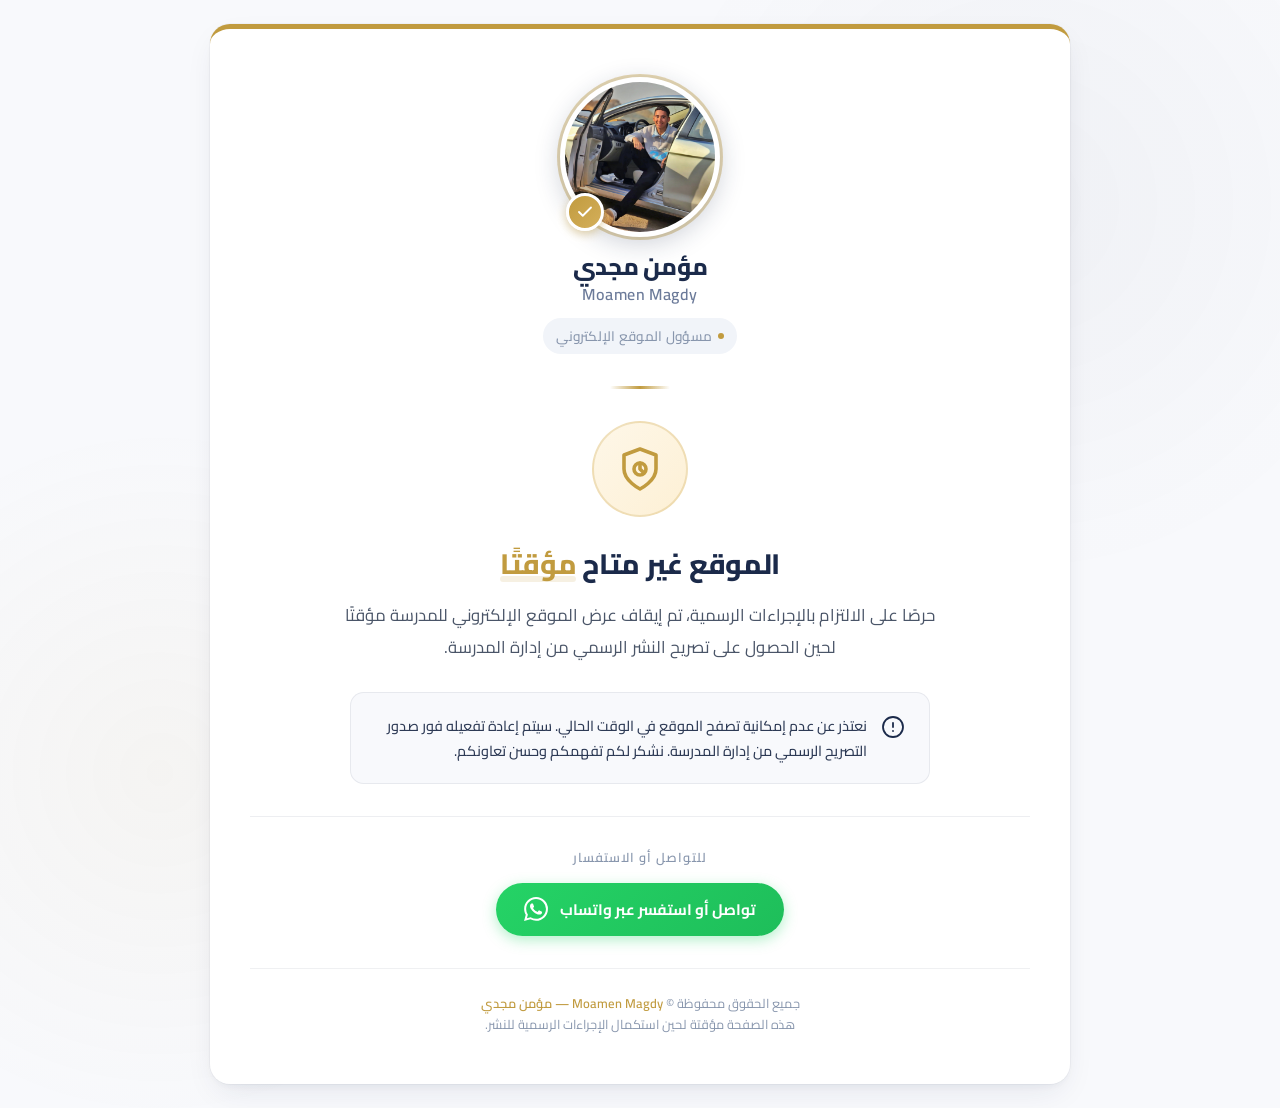
<file: index.html>
<!DOCTYPE html>
<html lang="ar" dir="rtl">
<head>
    <meta charset="UTF-8">
    <meta name="viewport" content="width=device-width, initial-scale=1.0">
    <title>الموقع غير متاح مؤقتًا | Moamen Magdy</title>
    <meta name="description" content="الموقع غير متاح مؤقتًا لحين صدور تصريح النشر الرسمي. للتواصل أو الاستفسار: Moamen Magdy - مؤمن مجدي.">
    <link rel="preconnect" href="https://fonts.googleapis.com">
    <link rel="preconnect" href="https://fonts.gstatic.com" crossorigin>
    <link href="https://fonts.googleapis.com/css2?family=Cairo:wght@300;400;500;600;700;800&display=swap" rel="stylesheet">
    <style>
        *,
        *::before,
        *::after {
            margin: 0;
            padding: 0;
            box-sizing: border-box;
        }

        html {
            font-size: 16px;
            scroll-behavior: smooth;
        }

        body {
            font-family: 'Cairo', 'Tajawal', 'Segoe UI', Tahoma, sans-serif;
            background-color: #f8f9fc;
            color: #1b2a4a;
            min-height: 100vh;
            display: flex;
            flex-direction: column;
            align-items: center;
            justify-content: center;
            padding: 1.5rem;
            position: relative;
            overflow-x: hidden;
        }

        body::before {
            content: '';
            position: fixed;
            top: -20%;
            right: -10%;
            width: 60vmax;
            height: 60vmax;
            background: radial-gradient(circle, rgba(27, 42, 74, 0.04) 0%, transparent 70%);
            border-radius: 50%;
            pointer-events: none;
            z-index: 0;
        }

        body::after {
            content: '';
            position: fixed;
            bottom: -25%;
            left: -15%;
            width: 55vmax;
            height: 55vmax;
            background: radial-gradient(circle, rgba(193, 155, 63, 0.05) 0%, transparent 70%);
            border-radius: 50%;
            pointer-events: none;
            z-index: 0;
        }

        .main-wrapper {
            position: relative;
            z-index: 1;
            width: 100%;
            max-width: 860px;
            margin: 0 auto;
        }

        .card {
            background: #ffffff;
            border-radius: 1.25rem;
            box-shadow:
                0 4px 6px -1px rgba(27, 42, 74, 0.04),
                0 12px 32px -8px rgba(27, 42, 74, 0.10),
                0 0 0 1px rgba(27, 42, 74, 0.03);
            padding: 3rem 2.5rem;
            text-align: center;
            animation: cardEntrance 0.8s cubic-bezier(0.22, 1, 0.36, 1) both;
            border-top: 5px solid #c19b3f;
            transition: box-shadow 0.3s ease;
        }

        .card:hover {
            box-shadow:
                0 6px 10px -1px rgba(27, 42, 74, 0.06),
                0 20px 48px -12px rgba(27, 42, 74, 0.14),
                0 0 0 1px rgba(27, 42, 74, 0.04);
        }

        /* ===== Profile Header ===== */
        .profile-header {
            display: flex;
            flex-direction: column;
            align-items: center;
            gap: 0.85rem;
            margin-bottom: 2rem;
        }

        .avatar-wrapper {
            position: relative;
            width: 160px;
            height: 160px;
            flex-shrink: 0;
        }

        .avatar {
            width: 160px;
            height: 160px;
            border-radius: 50%;
            object-fit: cover;
            border: 5px solid #ffffff;
            box-shadow: 0 6px 26px rgba(27, 42, 74, 0.22), 0 0 0 3px rgba(193, 155, 63, 0.4);
            background: #e8ecf4;
            display: block;
        }

        .avatar-badge {
            position: absolute;
            bottom: 6px;
            left: 6px;
            width: 38px;
            height: 38px;
            border-radius: 50%;
            background: linear-gradient(135deg, #c19b3f 0%, #d4af5a 100%);
            border: 3px solid #ffffff;
            display: flex;
            align-items: center;
            justify-content: center;
            box-shadow: 0 3px 10px rgba(193, 155, 63, 0.45);
        }

        .avatar-badge svg {
            width: 18px;
            height: 18px;
            stroke: #ffffff;
            fill: none;
            stroke-width: 2.5;
            stroke-linecap: round;
            stroke-linejoin: round;
        }

        .profile-name {
            font-size: 1.5rem;
            font-weight: 800;
            color: #1b2a4a;
            letter-spacing: -0.01em;
            line-height: 1.3;
        }

        .profile-name .latin {
            display: block;
            font-size: 1rem;
            font-weight: 600;
            color: #6b7a99;
            letter-spacing: 0.03em;
            margin-top: 2px;
            font-family: 'Cairo', 'Segoe UI', sans-serif;
        }

        .profile-role {
            font-size: 0.85rem;
            font-weight: 500;
            color: #8896ad;
            letter-spacing: 0.02em;
            display: inline-flex;
            align-items: center;
            gap: 0.35rem;
            background: #f1f4f9;
            padding: 0.3rem 0.85rem;
            border-radius: 50px;
        }

        .profile-role::before {
            content: '';
            width: 6px;
            height: 6px;
            border-radius: 50%;
            background: #c19b3f;
            display: inline-block;
        }

        .divider {
            width: 60px;
            height: 3px;
            background: linear-gradient(90deg, transparent, #c19b3f, transparent);
            border-radius: 3px;
            margin: 0 auto 2rem;
        }

        /* ===== Status Icon ===== */
        .status-icon-wrapper {
            margin-bottom: 1.75rem;
            display: flex;
            justify-content: center;
        }

        .status-icon {
            width: 96px;
            height: 96px;
            border-radius: 50%;
            background: linear-gradient(135deg, #fef7e8 0%, #fdf0d5 100%);
            border: 2px solid rgba(193, 155, 63, 0.25);
            display: flex;
            align-items: center;
            justify-content: center;
            position: relative;
            animation: iconPulse 3s ease-in-out infinite;
        }

        .status-icon svg {
            width: 48px;
            height: 48px;
            stroke: #c19b3f;
            fill: none;
            stroke-width: 1.8;
            stroke-linecap: round;
            stroke-linejoin: round;
        }

        /* ===== Headings & Text ===== */
        .main-heading {
            font-size: 1.75rem;
            font-weight: 800;
            color: #1b2a4a;
            margin-bottom: 1rem;
            line-height: 1.4;
            letter-spacing: -0.01em;
        }

        .main-heading .highlight {
            color: #c19b3f;
            position: relative;
            display: inline-block;
        }

        .main-heading .highlight::after {
            content: '';
            position: absolute;
            bottom: 2px;
            left: 0;
            right: 0;
            height: 6px;
            background: rgba(193, 155, 63, 0.15);
            border-radius: 3px;
            z-index: -1;
        }

        .description {
            font-size: 1.05rem;
            color: #4a5568;
            line-height: 1.9;
            max-width: 620px;
            margin: 0 auto 1.5rem;
            font-weight: 400;
        }

        .notice-box {
            background: #f8f9fc;
            border: 1px solid rgba(27, 42, 74, 0.08);
            border-radius: 0.85rem;
            padding: 1.25rem 1.5rem;
            margin: 1.75rem auto 0;
            max-width: 580px;
            display: flex;
            align-items: flex-start;
            gap: 0.85rem;
            text-align: right;
            transition: background 0.3s ease;
        }

        .notice-box:hover {
            background: #f1f4f9;
        }

        .notice-icon {
            flex-shrink: 0;
            width: 24px;
            height: 24px;
            margin-top: 2px;
        }

        .notice-icon svg {
            width: 24px;
            height: 24px;
            stroke: #1b2a4a;
            fill: none;
            stroke-width: 1.8;
            stroke-linecap: round;
            stroke-linejoin: round;
        }

        .notice-text {
            font-size: 0.9rem;
            color: #2d3a55;
            line-height: 1.75;
            font-weight: 500;
        }

        /* ===== Contact Section ===== */
        .contact-section {
            margin-top: 2rem;
            padding-top: 1.75rem;
            border-top: 1px solid rgba(27, 42, 74, 0.08);
        }

        .contact-label {
            font-size: 0.8rem;
            font-weight: 600;
            color: #8896ad;
            letter-spacing: 0.08em;
            text-transform: uppercase;
            margin-bottom: 0.85rem;
        }

        .whatsapp-btn {
            display: inline-flex;
            align-items: center;
            justify-content: center;
            gap: 0.7rem;
            background: linear-gradient(135deg, #25D366 0%, #1ebe5a 100%);
            color: #ffffff;
            text-decoration: none;
            font-family: inherit;
            font-size: 1rem;
            font-weight: 700;
            padding: 0.9rem 1.75rem;
            border-radius: 50px;
            box-shadow: 0 4px 14px rgba(37, 211, 102, 0.35);
            transition: transform 0.2s ease, box-shadow 0.2s ease, background 0.2s ease;
            direction: ltr;
            white-space: nowrap;
        }

        .whatsapp-btn:hover {
            transform: translateY(-2px);
            box-shadow: 0 8px 22px rgba(37, 211, 102, 0.45);
            background: linear-gradient(135deg, #20c05c 0%, #17a84e 100%);
        }

        .whatsapp-btn:active {
            transform: translateY(0);
            box-shadow: 0 3px 10px rgba(37, 211, 102, 0.35);
        }

        .whatsapp-btn svg {
            width: 24px;
            height: 24px;
            fill: #ffffff;
            flex-shrink: 0;
        }

        .whatsapp-btn .btn-text {
            display: flex;
            flex-direction: column;
            align-items: flex-start;
            line-height: 1.25;
        }

        .whatsapp-btn .btn-text .btn-title {
            font-size: 0.95rem;
            font-weight: 700;
        }

        .whatsapp-btn .btn-text .btn-number {
            font-size: 0.82rem;
            font-weight: 500;
            opacity: 0.95;
            letter-spacing: 0.03em;
            direction: ltr;
        }

        /* ===== Footer ===== */
        .footer {
            margin-top: 2rem;
            padding-top: 1.5rem;
            border-top: 1px solid rgba(27, 42, 74, 0.07);
            text-align: center;
        }

        .footer-text {
            font-size: 0.8rem;
            color: #8896ad;
            line-height: 1.7;
            font-weight: 400;
        }

        .footer-text .gold {
            color: #c19b3f;
            font-weight: 600;
        }

        /* ===== Animations ===== */
        @keyframes cardEntrance {
            from {
                opacity: 0;
                transform: translateY(24px) scale(0.98);
            }
            to {
                opacity: 1;
                transform: translateY(0) scale(1);
            }
        }

        @keyframes iconPulse {
            0%, 100% {
                box-shadow: 0 0 0 0 rgba(193, 155, 63, 0.15);
            }
            50% {
                box-shadow: 0 0 0 14px rgba(193, 155, 63, 0);
            }
        }

        @keyframes fadeInUp {
            from {
                opacity: 0;
                transform: translateY(16px);
            }
            to {
                opacity: 1;
                transform: translateY(0);
            }
        }

        .animate-fade {
            animation: fadeInUp 0.7s cubic-bezier(0.22, 1, 0.36, 1) both;
        }

        .delay-1 { animation-delay: 0.15s; }
        .delay-2 { animation-delay: 0.3s; }
        .delay-3 { animation-delay: 0.45s; }
        .delay-4 { animation-delay: 0.6s; }
        .delay-5 { animation-delay: 0.75s; }

        /* ===== Responsive ===== */
        @media (max-width: 768px) {
            body {
                padding: 1rem;
            }

            .card {
                padding: 2.25rem 1.5rem;
                border-radius: 1rem;
            }

            .avatar-wrapper,
            .avatar {
                width: 140px;
                height: 140px;
            }

            .avatar-badge {
                width: 34px;
                height: 34px;
                bottom: 5px;
                left: 5px;
            }

            .avatar-badge svg {
                width: 16px;
                height: 16px;
            }

            .profile-name {
                font-size: 1.3rem;
            }

            .main-heading {
                font-size: 1.4rem;
            }

            .description {
                font-size: 0.95rem;
            }

            .status-icon {
                width: 80px;
                height: 80px;
            }

            .status-icon svg {
                width: 40px;
                height: 40px;
            }

            .notice-box {
                padding: 1rem 1.1rem;
            }

            .notice-text {
                font-size: 0.85rem;
            }
        }

        @media (max-width: 480px) {
            .card {
                padding: 1.75rem 1.25rem;
                border-top-width: 4px;
            }

            .avatar-wrapper,
            .avatar {
                width: 120px;
                height: 120px;
            }

            .avatar-badge {
                width: 30px;
                height: 30px;
                bottom: 4px;
                left: 4px;
            }

            .avatar-badge svg {
                width: 14px;
                height: 14px;
            }

            .profile-name {
                font-size: 1.15rem;
            }

            .profile-name .latin {
                font-size: 0.88rem;
            }

            .profile-role {
                font-size: 0.78rem;
            }

            .main-heading {
                font-size: 1.2rem;
            }

            .description {
                font-size: 0.9rem;
                line-height: 1.85;
            }

            .status-icon {
                width: 72px;
                height: 72px;
            }

            .status-icon svg {
                width: 36px;
                height: 36px;
            }

            .whatsapp-btn {
                padding: 0.8rem 1.4rem;
                gap: 0.6rem;
            }

            .whatsapp-btn svg {
                width: 22px;
                height: 22px;
            }

            .whatsapp-btn .btn-text .btn-title {
                font-size: 0.88rem;
            }

            .whatsapp-btn .btn-text .btn-number {
                font-size: 0.78rem;
            }

            .footer-text {
                font-size: 0.72rem;
            }
        }

        @media (prefers-reduced-motion: reduce) {
            *,
            *::before,
            *::after {
                animation-duration: 0.01ms !important;
                animation-iteration-count: 1 !important;
                transition-duration: 0.01ms !important;
            }
        }

        a:focus-visible,
        button:focus-visible {
            outline: 2px solid #c19b3f;
            outline-offset: 3px;
            border-radius: 4px;
        }
    </style>
</head>
<body>

    <div class="main-wrapper">
        <main class="card" role="main" aria-labelledby="main-heading">

            <!-- ===== Profile Header ===== -->
            <header class="profile-header animate-fade">
                <div class="avatar-wrapper">
                    <!-- استبدل الرابط أدناه برابط صورتك الحقيقية -->
                    <img
                        src="dev-img.jpg"
                        alt="صورة Moamen Magdy - مؤمن مجدي"
                        class="avatar"
                        loading="eager"
                        width="160"
                        height="160"
                    >
                    <span class="avatar-badge" aria-hidden="true">
                        <svg viewBox="0 0 24 24" xmlns="http://www.w3.org/2000/svg">
                            <polyline points="20 6 9 17 4 12"></polyline>
                        </svg>
                    </span>
                </div>

                <h1 class="profile-name" id="main-heading">
                    مؤمن مجدي
                    <span class="latin">Moamen Magdy</span>
                </h1>

                <span class="profile-role">مسؤول الموقع الإلكتروني</span>
            </header>

            <div class="divider animate-fade delay-1" aria-hidden="true"></div>

            <!-- ===== Status Icon ===== -->
            <div class="status-icon-wrapper animate-fade delay-1">
                <div class="status-icon" aria-hidden="true">
                    <svg viewBox="0 0 24 24" xmlns="http://www.w3.org/2000/svg">
                        <path d="M12 22s8-4 8-10V5l-8-3-8 3v7c0 6 8 10 8 10z"/>
                        <circle cx="12" cy="12" r="3" fill="none"/>
                        <path d="M12 9v3l1.5 1.5" stroke-linecap="round"/>
                    </svg>
                </div>
            </div>

            <!-- ===== Main Text ===== -->
            <h2 class="main-heading animate-fade delay-2">
                الموقع غير متاح <span class="highlight">مؤقتًا</span>
            </h2>

            <p class="description animate-fade delay-2">
                حرصًا على الالتزام بالإجراءات الرسمية، تم إيقاف عرض الموقع الإلكتروني للمدرسة مؤقتًا
                لحين الحصول على تصريح النشر الرسمي من إدارة المدرسة.
            </p>

            <!-- ===== Notice Box ===== -->
            <div class="notice-box animate-fade delay-3" role="note" aria-label="ملاحظة رسمية">
                <div class="notice-icon" aria-hidden="true">
                    <svg viewBox="0 0 24 24" xmlns="http://www.w3.org/2000/svg">
                        <circle cx="12" cy="12" r="10"/>
                        <line x1="12" y1="8" x2="12" y2="12"/>
                        <line x1="12" y1="16" x2="12.01" y2="16"/>
                    </svg>
                </div>
                <p class="notice-text">
                    نعتذر عن عدم إمكانية تصفح الموقع في الوقت الحالي. سيتم إعادة تفعيله
                    فور صدور التصريح الرسمي من إدارة المدرسة. نشكر لكم تفهمكم وحسن تعاونكم.
                </p>
            </div>

            <!-- ===== Contact Section ===== -->
            <div class="contact-section animate-fade delay-4">
                <p class="contact-label">للتواصل أو الاستفسار</p>
                <a
                    href="https://wa.me/201224736512"
                    class="whatsapp-btn"
                    target="_blank"
                    rel="noopener noreferrer"
                    aria-label="تواصل معنا على واتساب على الرقم 01224736512"
                >
                    <svg viewBox="0 0 24 24" xmlns="http://www.w3.org/2000/svg" aria-hidden="true">
                        <path d="M17.472 14.382c-.297-.149-1.758-.867-2.03-.967-.273-.099-.471-.148-.67.15-.197.297-.767.966-.94 1.164-.173.199-.347.223-.644.075-.297-.15-1.255-.463-2.39-1.475-.883-.788-1.48-1.761-1.653-2.059-.173-.297-.018-.458.13-.606.134-.133.298-.347.446-.52.149-.174.198-.298.298-.497.099-.198.05-.371-.025-.52-.075-.149-.669-1.612-.916-2.207-.242-.579-.487-.5-.669-.51-.173-.008-.371-.01-.57-.01-.198 0-.52.074-.792.372-.272.297-1.04 1.016-1.04 2.479 0 1.462 1.065 2.875 1.213 3.074.149.198 2.096 3.2 5.077 4.487.709.306 1.262.489 1.694.625.712.227 1.36.195 1.871.118.571-.085 1.758-.719 2.006-1.413.248-.694.248-1.289.173-1.413-.074-.124-.272-.198-.57-.347m-5.421 7.403h-.004a9.87 9.87 0 01-5.031-1.378l-.361-.214-3.741.982.998-3.648-.235-.374a9.86 9.86 0 01-1.51-5.26c.001-5.45 4.436-9.884 9.888-9.884 2.64 0 5.122 1.03 6.988 2.898a9.825 9.825 0 012.893 6.994c-.003 5.45-4.437 9.884-9.885 9.884m8.413-18.297A11.815 11.815 0 0012.05 0C5.495 0 .16 5.335.157 11.892c0 2.096.547 4.142 1.588 5.945L.057 24l6.305-1.654a11.882 11.882 0 005.683 1.448h.005c6.554 0 11.89-5.335 11.893-11.893a11.821 11.821 0 00-3.48-8.413z"/>
                    </svg>
                    <span class="btn-text">
                        <span class="btn-title">تواصل أو استفسر عبر واتساب</span>
                    </span>
                </a>
            </div>

            <!-- ===== Footer ===== -->
            <footer class="footer animate-fade delay-5">
                <p class="footer-text">
                    جميع الحقوق محفوظة &copy; <span class="gold">Moamen Magdy — مؤمن مجدي</span>
                    <br>
                    هذه الصفحة مؤقتة لحين استكمال الإجراءات الرسمية للنشر.
                </p>
            </footer>

        </main>
    </div>

</body>
</html>
</file>
